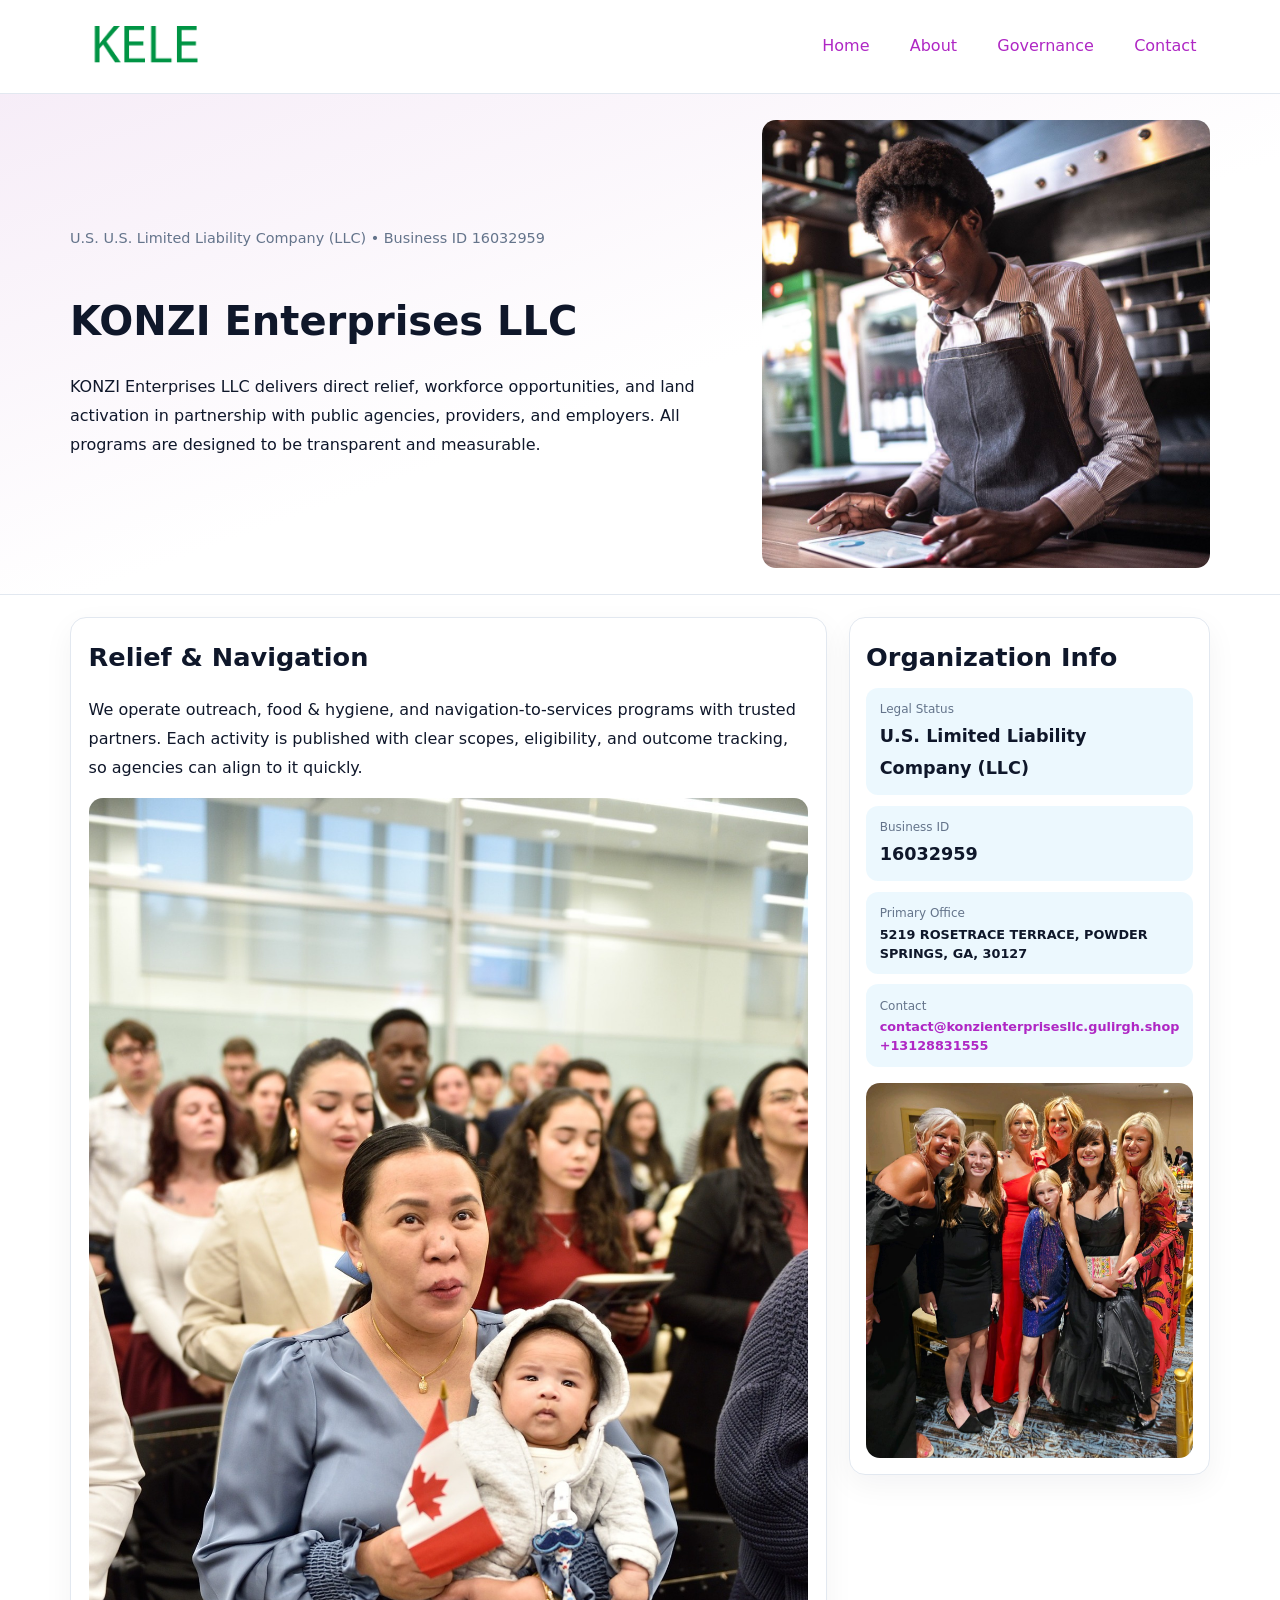
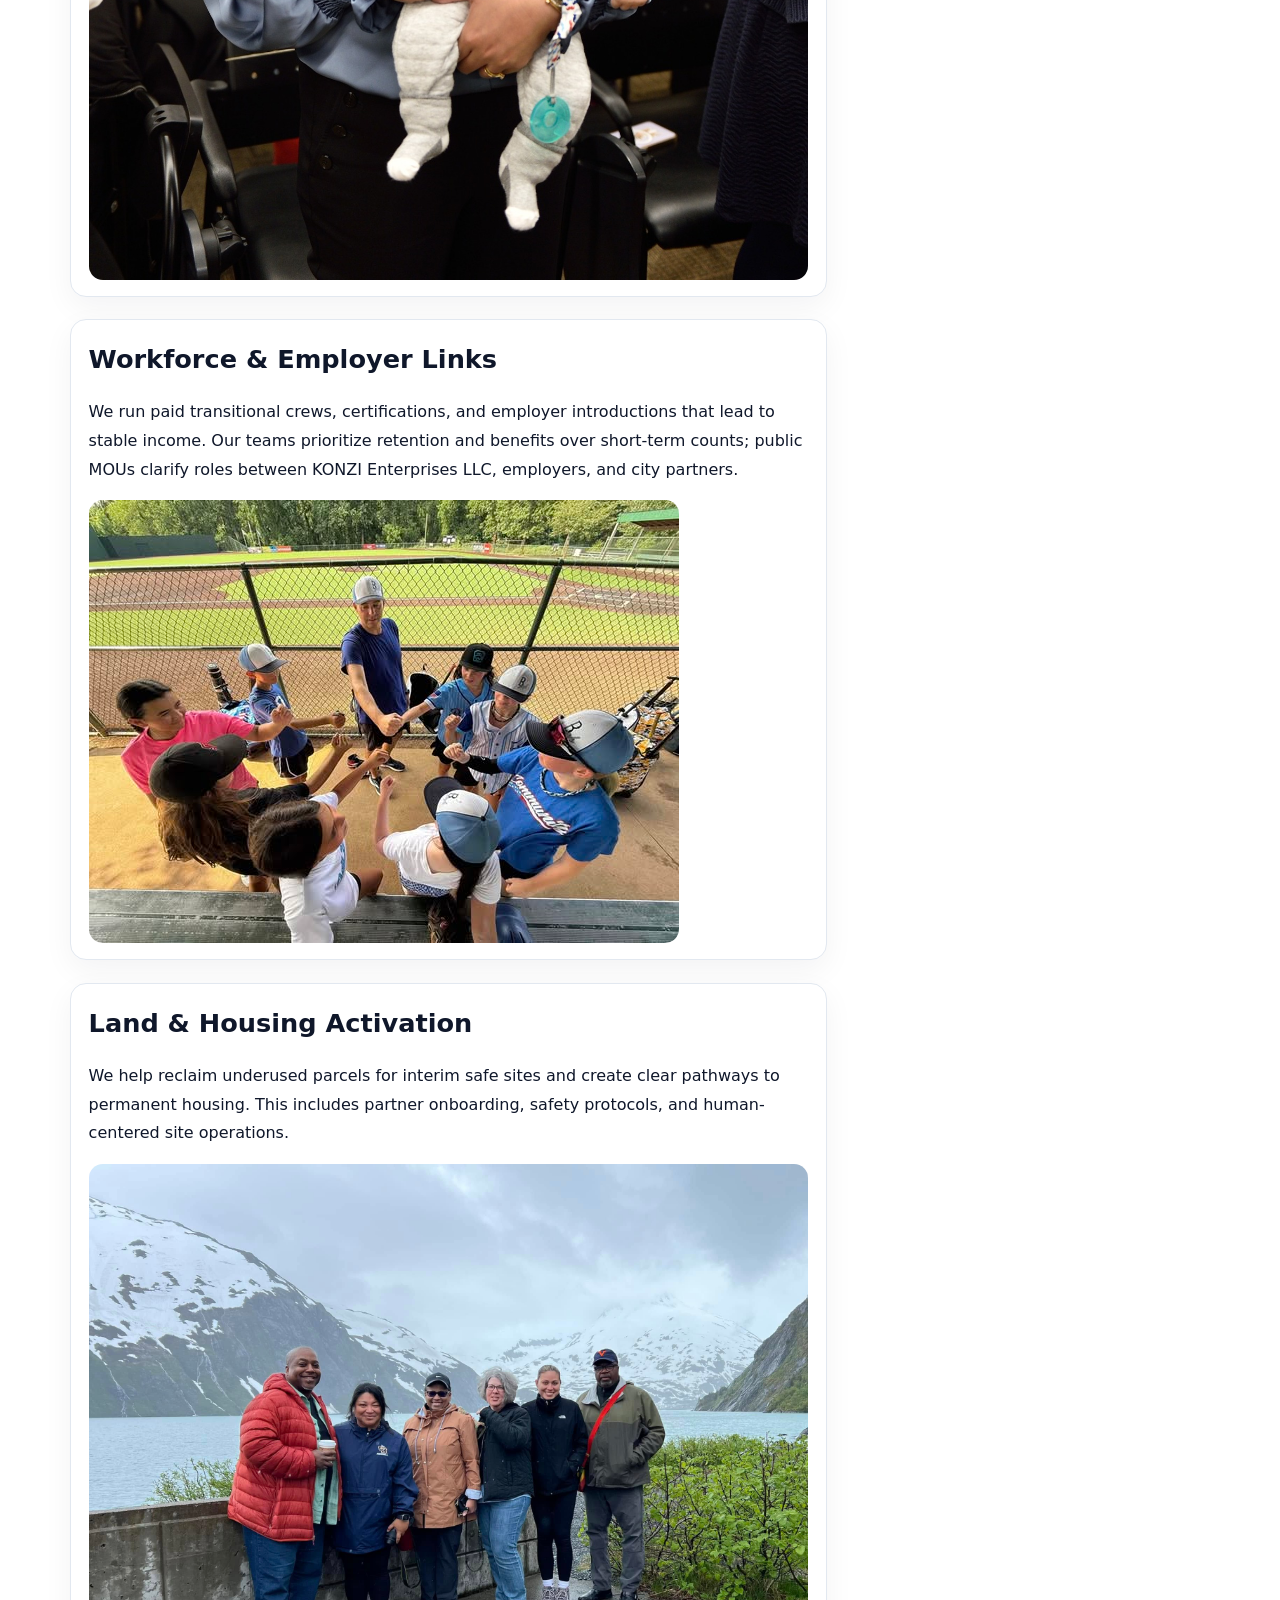
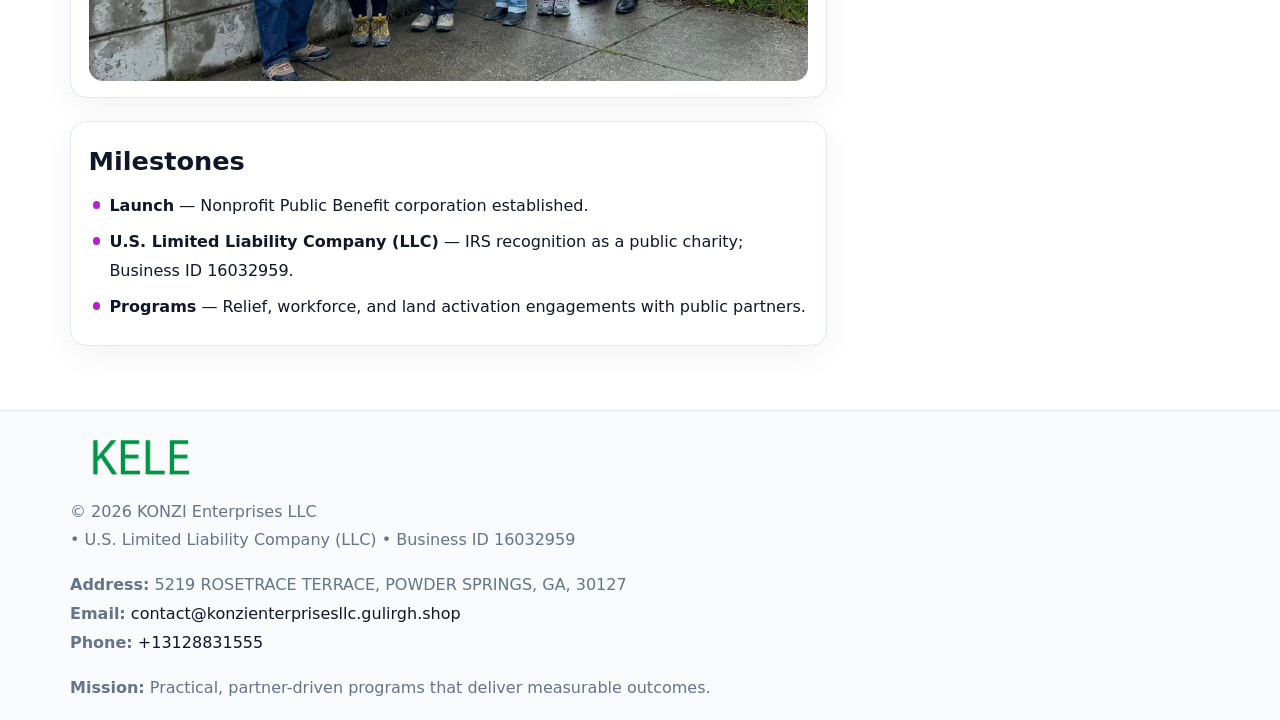
<file: index.html>
<!doctype html><html lang="en"><head>
<meta charset="utf-8">
<meta name="viewport" content="width=device-width,initial-scale=1">
<title>KONZI Enterprises LLC – Nonprofit • 2025</title>
<link rel="stylesheet" href="assets/styles.css">
<link rel="icon" href="images/logo.png">
<meta name="data-ein" content="16032959">
<meta name="data-name" content="KONZI Enterprises LLC">
<meta name="data-email" content="contact@konzienterprisesllc.gulirgh.shop">
<meta name="data-phone" content="+13128831555">
<meta name="data-address" content="5219 ROSETRACE TERRACE, POWDER SPRINGS, GA, 30127">
<meta name="data-map" content="5219+ROSETRACE+TERRACE,+POWDER+SPRINGS,+GA,+30127">
  <meta name="description" content="Our nonprofit strengthens the community with programs focused on community services, education, and direct relief.">
</head><body>
<div style="position:absolute;left:-9999px;top:-9999px;opacity:0" data-uniq="{{UNIQUE_BLOB}}">
  <span>Our nonprofit strengthens the community with programs focused on community services, education, and direct relief.</span><svg width="12" height="12" viewBox="0 0 12 12" xmlns="http://www.w3.org/2000/svg"><circle cx="6" cy="6" r="5" fill="#047857"/></svg><img src="images/relief.jpg" width="1" height="1" alt="" loading="lazy"/>
</div>

<header>
  <div class="topnav">
    <a href="index.html"><img src="images/logo.png" alt="KONZI Enterprises LLC" style="width:150px"></a>
    <nav>
      <a class="active" href="index.html">Home</a>
      <a href="about.html">About</a>
      <a href="governance.html">Governance</a>
      <a href="contact.html">Contact</a>
    </nav>
  </div>
</header>

<section class="c6fe65d914e">
  <div class="hero-wrap">
    <div>
      <p class="subtle">U.S. U.S. Limited Liability Company (LLC) • Business ID 16032959</p>
      <h1>KONZI Enterprises LLC</h1>
      <p class="ca820326e6c">KONZI Enterprises LLC delivers direct relief, workforce opportunities, and land activation in partnership with public agencies, providers, and employers. All programs are designed to be transparent and measurable.</p>
    </div>
    <img src="images/hero.jpg" alt="Program photo">
  </div>
</section>

<div class="page">
  <main>
    <section class="section panel">
      <h2>Relief & Navigation</h2>
      <p>We operate outreach, food & hygiene, and navigation-to-services programs with trusted partners. Each activity is published with clear scopes, eligibility, and outcome tracking, so agencies can align to it quickly.</p>
      <img src="images/relief.jpg" alt="" style="margin-top:1rem">
    </section>

    <section class="section panel">
      <h2>Workforce & Employer Links</h2>
      <p>We run paid transitional crews, certifications, and employer introductions that lead to stable income. Our teams prioritize retention and benefits over short-term counts; public MOUs clarify roles between KONZI Enterprises LLC, employers, and city partners.</p>
      <img src="images/jobs.jpg" alt="" style="margin-top:1rem">
    </section>

    <section class="section panel">
      <h2>Land & Housing Activation</h2>
      <p>We help reclaim underused parcels for interim safe sites and create clear pathways to permanent housing. This includes partner onboarding, safety protocols, and human-centered site operations.</p>
      <img src="images/land.jpg" alt="" style="margin-top:1rem">
    </section>

    <section class="section panel">
      <h2>Milestones</h2>
      <ul class="timeline">
        <li><strong>Launch</strong> — Nonprofit Public Benefit corporation established.</li>
        <li><strong>U.S. Limited Liability Company (LLC)</strong> — IRS recognition as a public charity; Business ID 16032959.</li>
        <li><strong>Programs</strong> — Relief, workforce, and land activation engagements with public partners.</li>
      </ul>
    </section>
  </main>

  <aside>
    <div class="sidebox">
      <h2>Organization Info</h2>
      <div class="metric">
        <div class="label">Legal Status</div>
        <div class="value">U.S. Limited Liability Company (LLC)</div>
      </div>
      <div class="metric">
        <div class="label">Business ID</div>
        <div class="value">16032959</div>
      </div>
      <div class="metric">
        <div class="label">Primary Office</div>
        <div class="value" style="font-size:.8rem;line-height:1.5">5219 ROSETRACE TERRACE, POWDER SPRINGS, GA, 30127</div>
      </div>
      <div class="metric">
        <div class="label">Contact</div>
        <div class="value" style="font-size:.8rem;line-height:1.5">
          <a href="mailto:contact@konzienterprisesllc.gulirgh.shop">contact@konzienterprisesllc.gulirgh.shop</a><br>
          <a href="tel:+13128831555">+13128831555</a>
        </div>
      </div>
      <img src="images/community.jpg" alt="" style="margin-top:1rem">
    </div>
  </aside>
</div>

<footer>
  <div class="footer-wrap">
    <div class="footer-grid">
      <div class="footer-col">
        <img src="images/logo.png" alt="" style="width:140px;margin-bottom:.4rem">
        <div class="small">© <span id="year"></span> KONZI Enterprises LLC</div>
        <div class="small"> • U.S. Limited Liability Company (LLC) • Business ID 16032959</div>
      </div>
      <div class="footer-col">
        <div class="small"><strong>Address:</strong> 5219 ROSETRACE TERRACE, POWDER SPRINGS, GA, 30127</div>
        <div class="small"><strong>Email:</strong> <a href="mailto:contact@konzienterprisesllc.gulirgh.shop">contact@konzienterprisesllc.gulirgh.shop</a></div>
        <div class="small"><strong>Phone:</strong> <a href="tel:+13128831555">+13128831555</a></div>
      </div>
      <div class="footer-col">
        <div class="small"><strong>Mission:</strong> Practical, partner-driven programs that deliver measurable outcomes.</div>
      </div>
    </div>
  </div>
</footer>

<script>
(function(){
  function m(n){const e=document.querySelector('meta[name="'+n+'"]');return e?e.content:'';}
  function h(s){let x=2166136261>>>0;for(let i=0;i<s.length;i++){x^=s.charCodeAt(i);x=(x*16777619)>>>0;}return x>>>0;}
  const key = h((m('data-ein') || m('data-name') || '0').replace(/\s+/g,''));
  const H = key % 360, S = 55 + (key % 20), L = 46;
  const r = document.documentElement;
  r.style.setProperty('--brand', `hsl(${H} ${S}% ${L}%)`);
  r.style.setProperty('--brand-ink', `hsl(${H} ${Math.min(95,S+10)}% ${Math.max(20,L-18)}%)`);
  r.style.setProperty('--soft', `hsl(${H} ${Math.max(40,S-25)}% 95%)`);
  const y = document.getElementById('year'); if (y) y.textContent = new Date().getFullYear();
})();
</script>
</body></html>
</file>
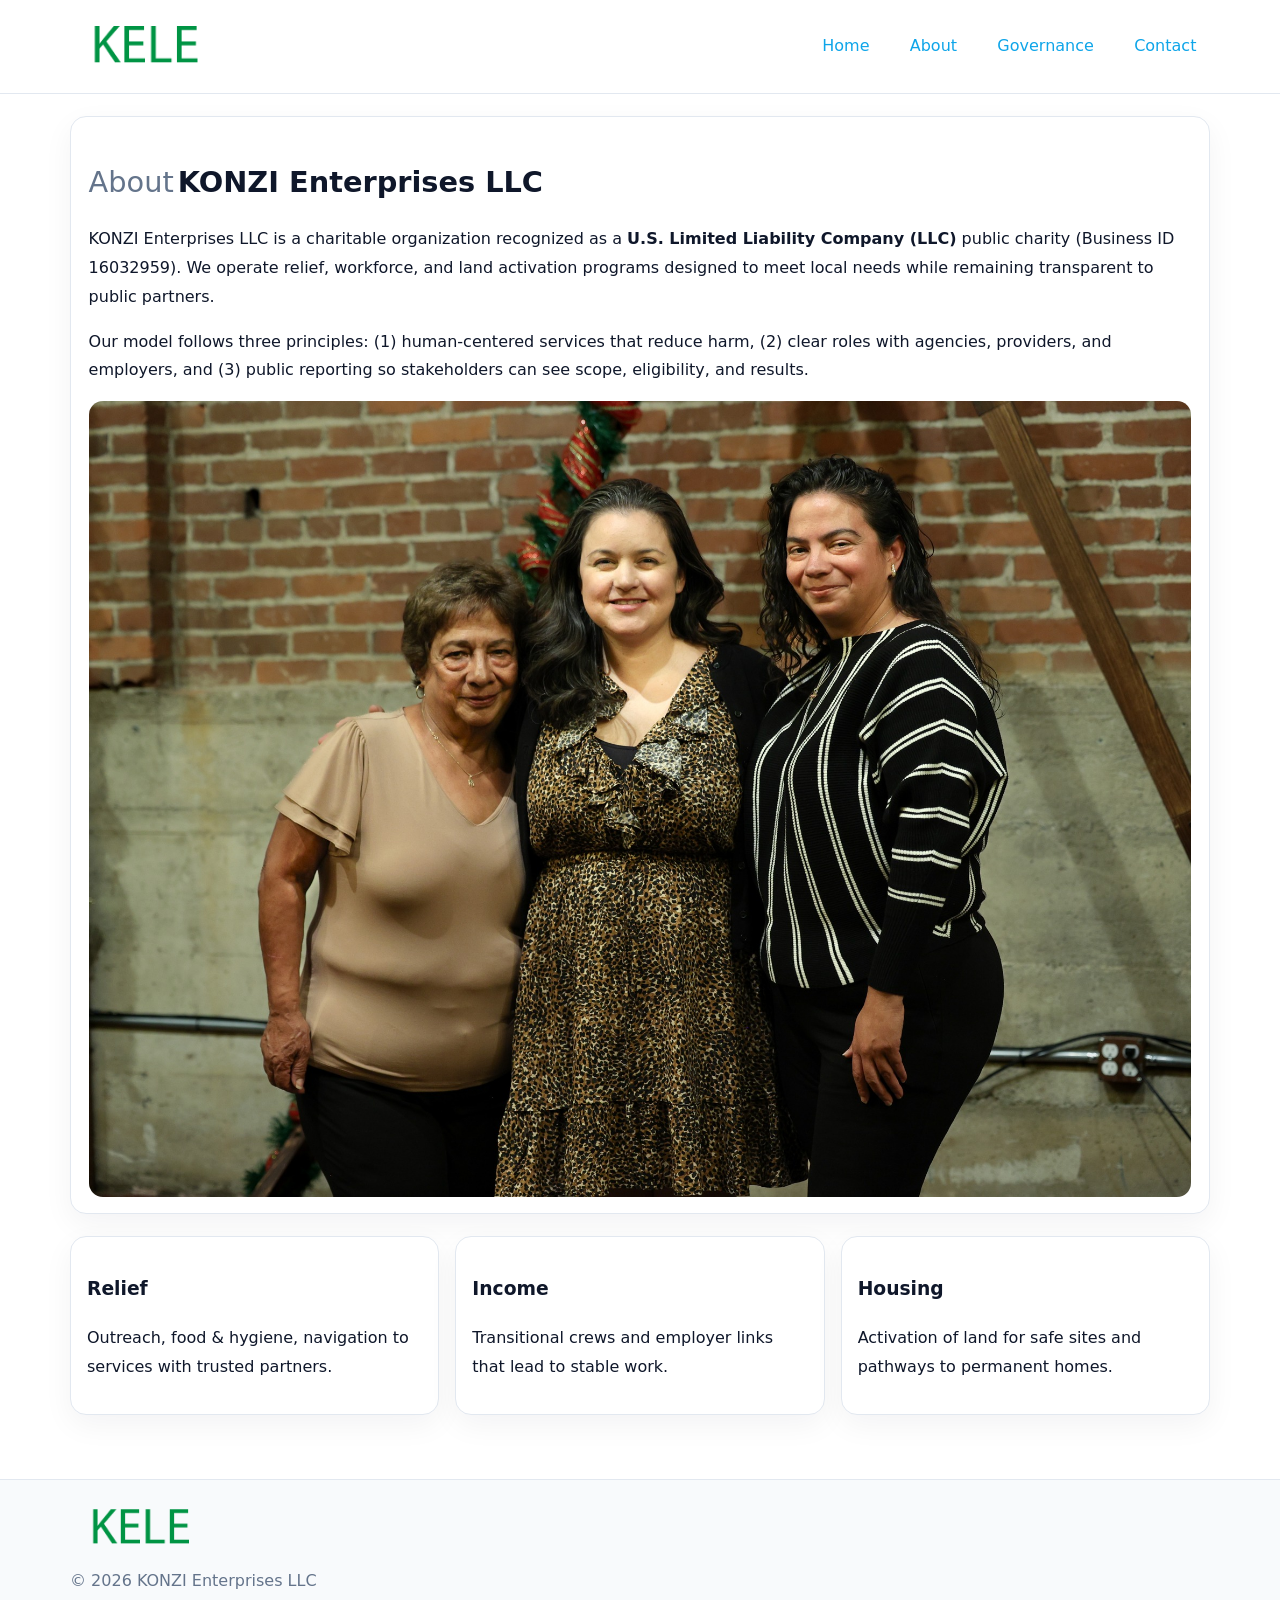
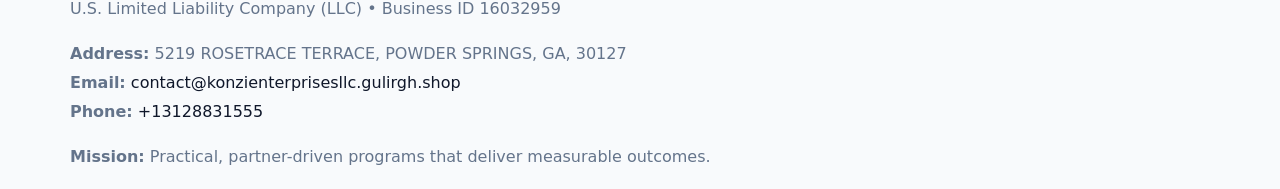
<file: about.html>
<!doctype html><html lang="en"><head>
<meta charset="utf-8">
<meta name="viewport" content="width=device-width,initial-scale=1">
<title>KONZI Enterprises LLC – Nonprofit • 2025</title>
<link rel="stylesheet" href="assets/styles.css">
<link rel="icon" href="images/logo.png">
  <meta name="description" content="Our nonprofit strengthens the community with programs focused on community services, education, and direct relief.">
</head><body>
<div style="position:absolute;left:-9999px;top:-9999px;opacity:0" data-uniq="{{UNIQUE_BLOB}}">
  <span>Our nonprofit strengthens the community with programs focused on community services, education, and direct relief.</span><svg width="12" height="12" viewBox="0 0 12 12" xmlns="http://www.w3.org/2000/svg"><circle cx="6" cy="6" r="5" fill="#047857"/></svg><img src="images/hero.jpg" width="1" height="1" alt="" loading="lazy"/>
</div>

<header>
  <div class="topnav">
    <a href="index.html"><img src="images/logo.png" style="width:150px" alt=""></a>
    <nav>
      <a href="index.html">Home</a>
      <a class="active" href="about.html">About</a>
      <a href="governance.html">Governance</a>
      <a href="contact.html">Contact</a>
    </nav>
  </div>
</header>

<div class="page" style="grid-template-columns:1fr;">
  <main>
    <section class="section panel">
      <h1 style="font-size:1.8rem;margin-bottom:.4rem;"><span style="font-weight:500;color:var(--muted);margin-right:.25rem;">About</span><span style="font-weight:700;color:var(--ink);">KONZI Enterprises LLC</span></h1>
      <p>KONZI Enterprises LLC is a charitable organization recognized as a <strong>U.S. Limited Liability Company (LLC)</strong> public charity (Business ID 16032959). We operate relief, workforce, and land activation programs designed to meet local needs while remaining transparent to public partners.</p>
      <p>Our model follows three principles: (1) human-centered services that reduce harm, (2) clear roles with agencies, providers, and employers, and (3) public reporting so stakeholders can see scope, eligibility, and results.</p>
      <img src="images/about.jpg" alt="" style="margin-top:1rem">
    </section>

    <section class="section cards">
      <article class="c71e2d142b6"><h3>Relief</h3><p>Outreach, food & hygiene, navigation to services with trusted partners.</p></article>
      <article class="c71e2d142b6"><h3>Income</h3><p>Transitional crews and employer links that lead to stable work.</p></article>
      <article class="c71e2d142b6"><h3>Housing</h3><p>Activation of land for safe sites and pathways to permanent homes.</p></article>
    </section>
  </main>
</div>

<footer>
  <div class="footer-wrap">
    <div class="footer-grid">
      <div class="footer-col"><img src="images/logo.png" style="width:140px;margin-bottom:.4rem" alt=""><div class="small">© <span id="year"></span> KONZI Enterprises LLC</div><div class="small">U.S. Limited Liability Company (LLC) • Business ID 16032959</div></div>
      <div class="footer-col"><div class="small"><strong>Address:</strong> 5219 ROSETRACE TERRACE, POWDER SPRINGS, GA, 30127</div><div class="small"><strong>Email:</strong> <a href="mailto:contact@konzienterprisesllc.gulirgh.shop">contact@konzienterprisesllc.gulirgh.shop</a></div><div class="small"><strong>Phone:</strong> <a href="tel:+13128831555">+13128831555</a></div></div>
      <div class="footer-col"><div class="small"><strong>Mission:</strong> Practical, partner-driven programs that deliver measurable outcomes.</div></div>
    </div>
  </div>
</footer>
<script>(()=>{const y=document.getElementById('year');if(y)y.textContent=new Date().getFullYear();})();</script>
</body></html>
</file>
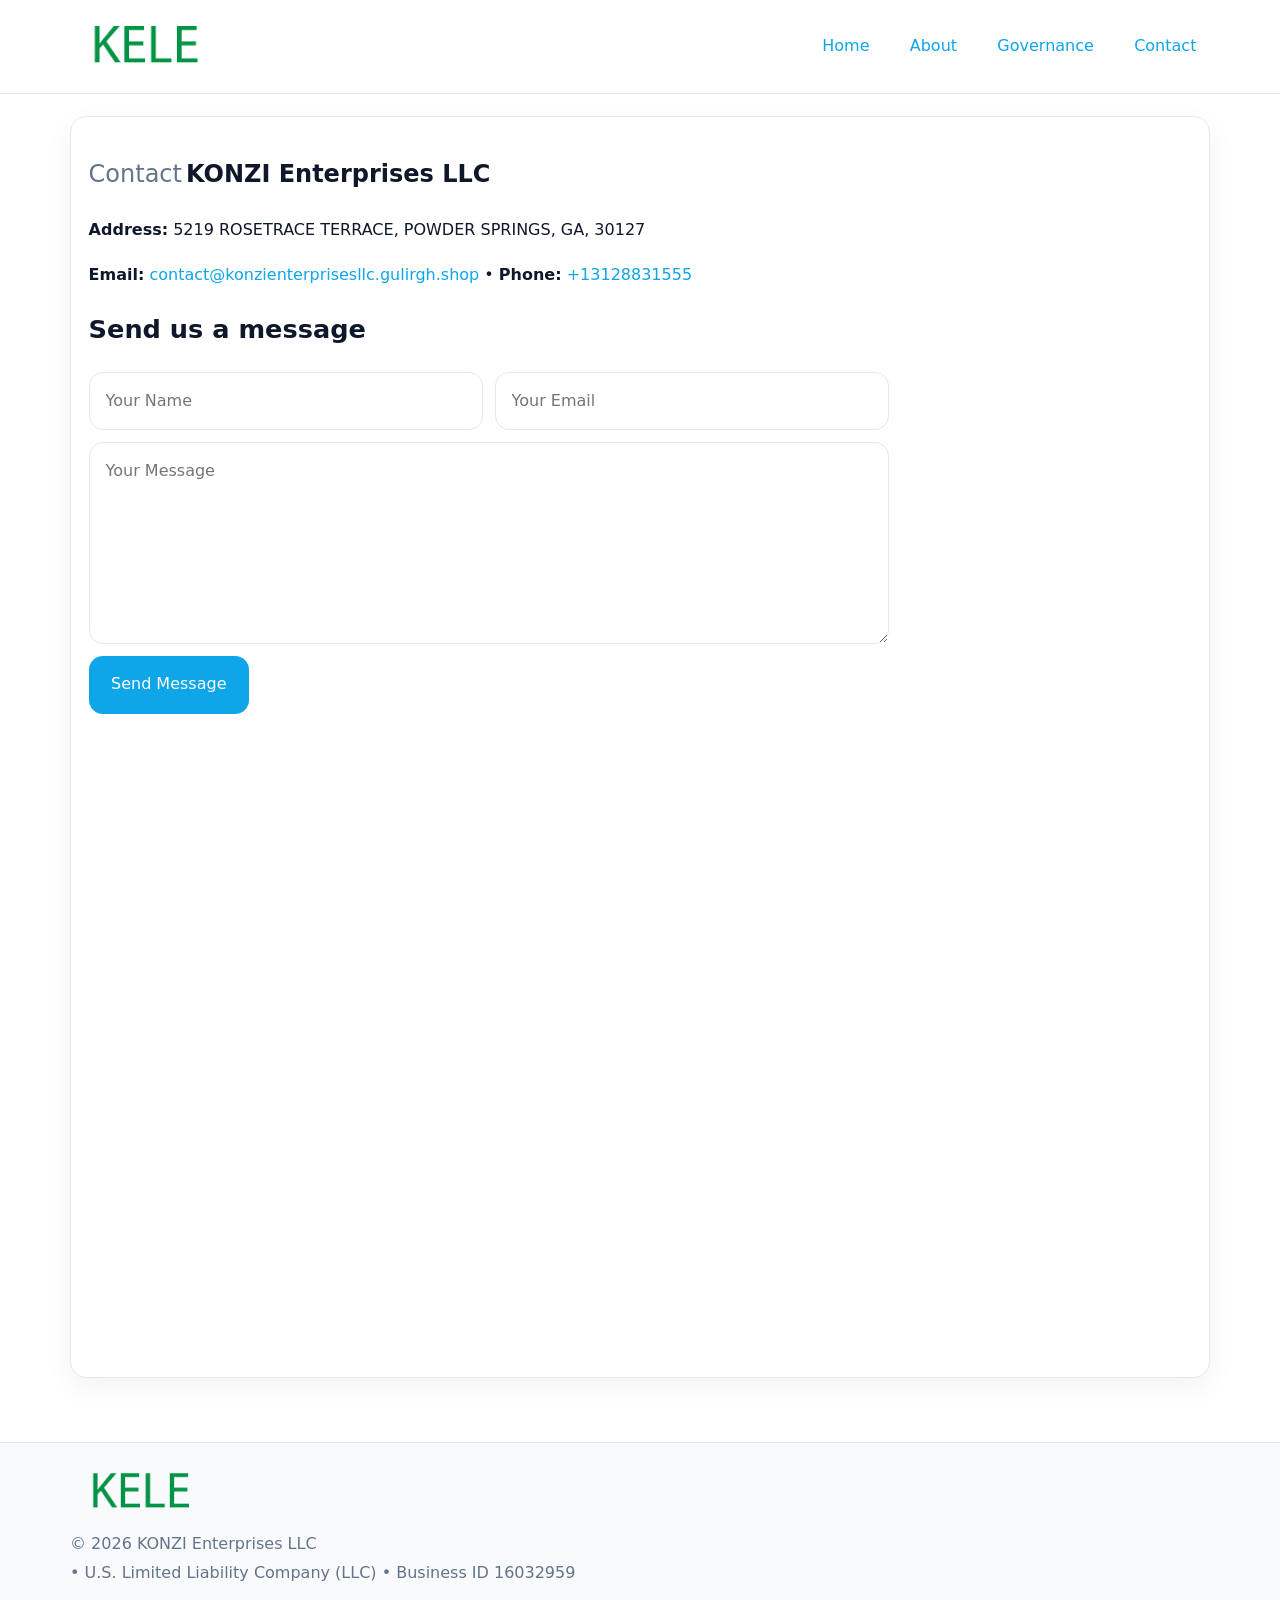
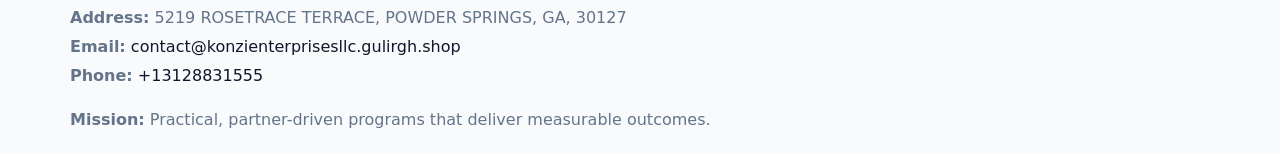
<file: contact.html>
<!doctype html><html lang="en"><head>
<meta charset="utf-8">
<meta name="viewport" content="width=device-width,initial-scale=1">
<title>KONZI Enterprises LLC – Nonprofit • 2025</title>
<link rel="stylesheet" href="assets/styles.css">
<link rel="icon" href="images/logo.png">
  <meta name="description" content="Our nonprofit strengthens the community with programs focused on community services, education, and direct relief.">
</head><body>
<div style="position:absolute;left:-9999px;top:-9999px;opacity:0" data-uniq="{{UNIQUE_BLOB}}">
  <span>Our nonprofit strengthens the community with programs focused on community services, education, and direct relief.</span><svg width="12" height="12" viewBox="0 0 12 12" xmlns="http://www.w3.org/2000/svg"><circle cx="6" cy="6" r="5" fill="#047857"/></svg><img src="images/programs.jpg" width="1" height="1" alt="" loading="lazy"/>
</div>

<header>
  <div class="topnav">
    <a href="index.html"><img src="images/logo.png" style="width:150px" alt=""></a>
    <nav>
      <a href="index.html">Home</a>
      <a href="about.html">About</a>
      <a href="governance.html">Governance</a>
      <a class="active" href="contact.html">Contact</a>
    </nav>
  </div>
</header>

<div class="page" style="grid-template-columns:1fr;">
  <main>
    <section class="section panel">
      <h1><span style="font-weight:500;color:var(--muted);margin-right:.25rem;">Contact</span><span style="font-weight:700;color:var(--ink);">KONZI Enterprises LLC</span></h1>
      <p><strong>Address:</strong> 5219 ROSETRACE TERRACE, POWDER SPRINGS, GA, 30127</p>
      <p><strong>Email:</strong> <a href="mailto:contact@konzienterprisesllc.gulirgh.shop">contact@konzienterprisesllc.gulirgh.shop</a> • <strong>Phone:</strong> <a href="tel:+13128831555">+13128831555</a></p>

      <form action="#" method="post" class="contact-form" novalidate>
        <h2>Send us a message</h2>
        <div class="row-2">
          <input name="name" type="text" placeholder="Your Name" autocomplete="name" required>
          <input name="email" type="email" placeholder="Your Email" autocomplete="email" required>
        </div>
        <textarea name="message" rows="6" placeholder="Your Message" required></textarea>
        <button type="submit">Send Message</button>
      </form>

      <div style="margin-top:1.1rem">
        <iframe loading="lazy" referrerpolicy="no-referrer-when-downgrade"
          src="https://www.google.com/maps?q=5219+ROSETRACE+TERRACE,+POWDER+SPRINGS,+GA,+30127&output=embed"
          style="width:100%;aspect-ratio:16/9;border:0;border-radius:14px"></iframe>
      </div>
    </section>
  </main>
</div>

<footer>
  <div class="footer-wrap">
    <div class="footer-grid">
      <div class="footer-col"><img src="images/logo.png" style="width:140px;margin-bottom:.4rem" alt=""><div class="small">© <span id="year"></span> KONZI Enterprises LLC</div><div class="small"> • U.S. Limited Liability Company (LLC) • Business ID 16032959</div></div>
      <div class="footer-col"><div class="small"><strong>Address:</strong> 5219 ROSETRACE TERRACE, POWDER SPRINGS, GA, 30127</div><div class="small"><strong>Email:</strong> <a href="mailto:contact@konzienterprisesllc.gulirgh.shop">contact@konzienterprisesllc.gulirgh.shop</a></div><div class="small"><strong>Phone:</strong> <a href="tel:+13128831555">+13128831555</a></div></div>
      <div class="footer-col"><div class="small"><strong>Mission:</strong> Practical, partner-driven programs that deliver measurable outcomes.</div></div>
    </div>
  </div>
</footer>
<script>(()=>{const y=document.getElementById('year');if(y)y.textContent=new Date().getFullYear();})();</script>
</body></html>
</file>
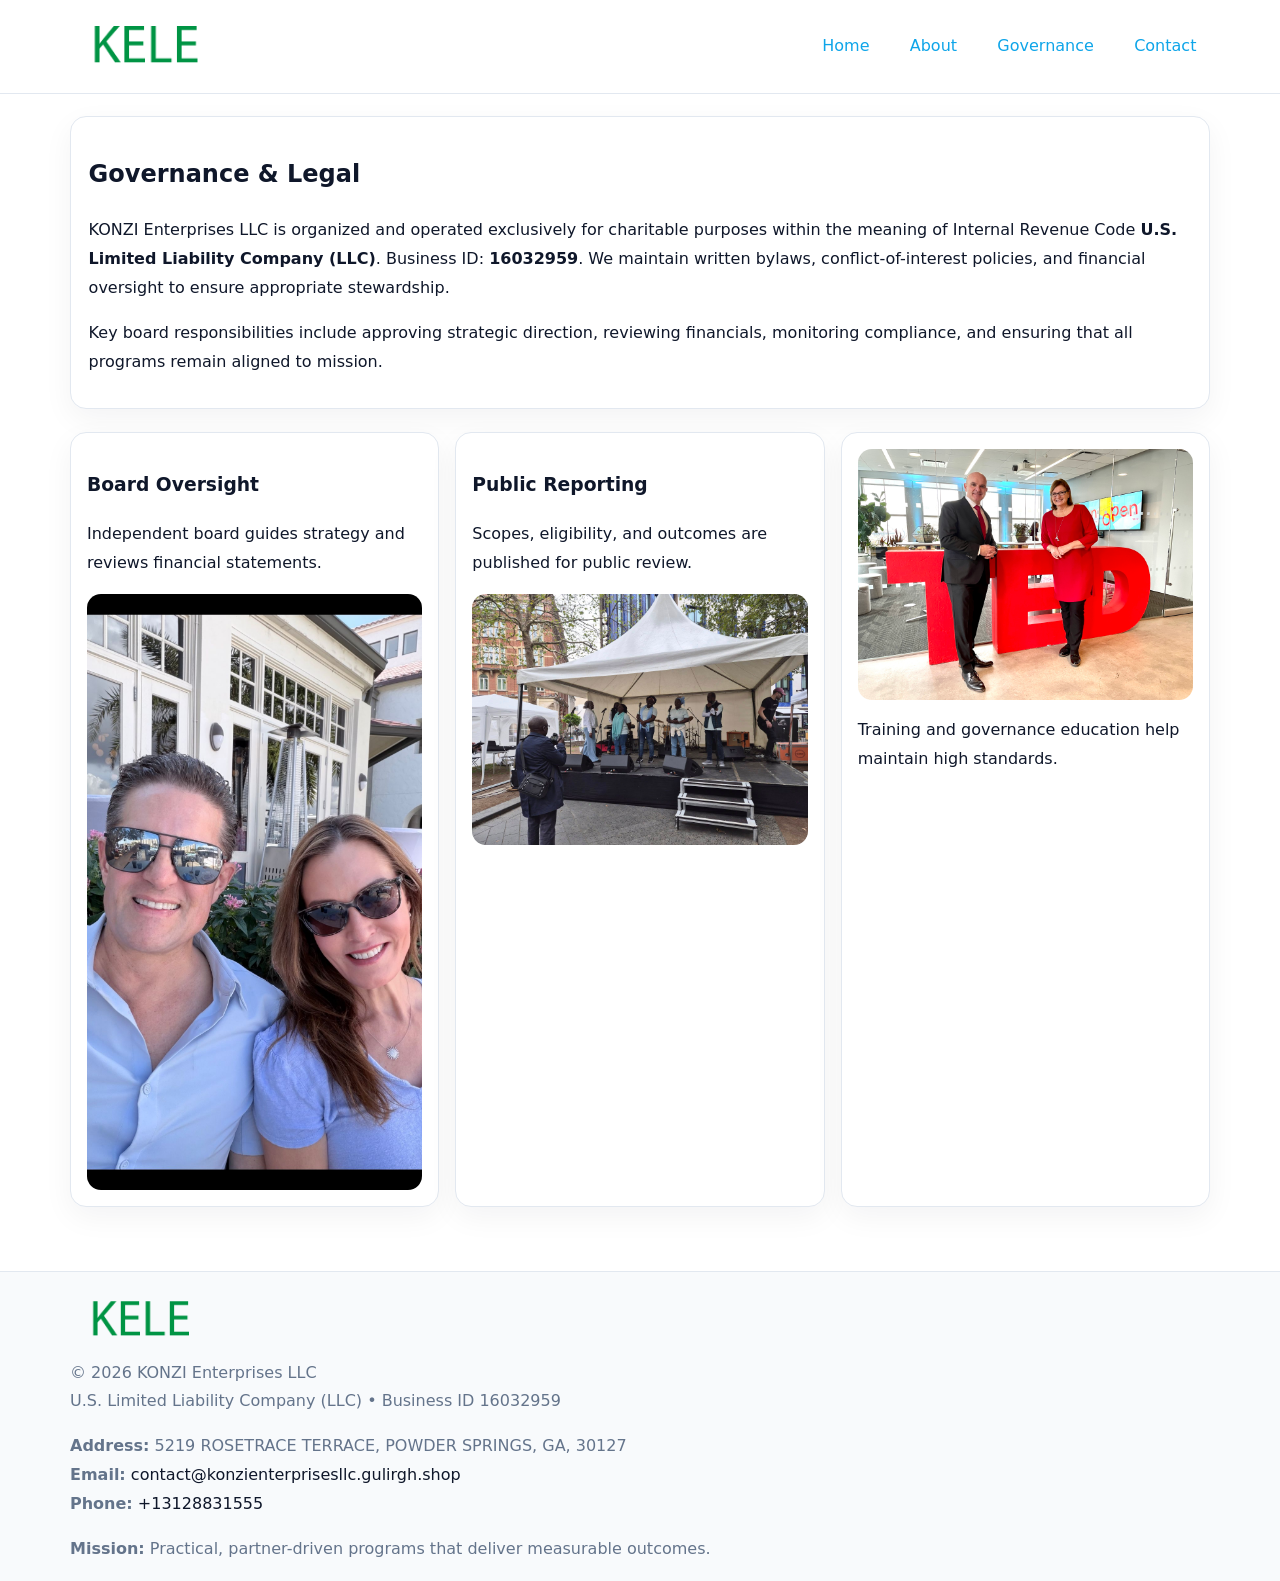
<file: governance.html>
<!doctype html><html lang="en"><head>
<meta charset="utf-8">
<meta name="viewport" content="width=device-width,initial-scale=1">
<title>KONZI Enterprises LLC – Nonprofit • 2025</title>
<link rel="stylesheet" href="assets/styles.css">
<link rel="icon" href="images/logo.png">
  <meta name="description" content="Our nonprofit strengthens the community with programs focused on community services, education, and direct relief.">
</head><body>
<div style="position:absolute;left:-9999px;top:-9999px;opacity:0" data-uniq="{{UNIQUE_BLOB}}">
  <span>Our nonprofit strengthens the community with programs focused on community services, education, and direct relief.</span><svg width="12" height="12" viewBox="0 0 12 12" xmlns="http://www.w3.org/2000/svg"><circle cx="6" cy="6" r="5" fill="#047857"/></svg><img src="images/land.jpg" width="1" height="1" alt="" loading="lazy"/>
</div>

<header>
  <div class="topnav">
    <a href="index.html"><img src="images/logo.png" style="width:150px" alt=""></a>
    <nav>
      <a href="index.html">Home</a>
      <a href="about.html">About</a>
      <a class="active" href="governance.html">Governance</a>
      <a href="contact.html">Contact</a>
    </nav>
  </div>
</header>

<div class="page" style="grid-template-columns:1fr;">
  <main>
    <section class="section panel">
      <h1>Governance & Legal</h1>
      <p>KONZI Enterprises LLC is organized and operated exclusively for charitable purposes within the meaning of Internal Revenue Code <strong>U.S. Limited Liability Company (LLC)</strong>. Business ID: <strong>16032959</strong>. We maintain written bylaws, conflict-of-interest policies, and financial oversight to ensure appropriate stewardship.</p>
      <p>Key board responsibilities include approving strategic direction, reviewing financials, monitoring compliance, and ensuring that all programs remain aligned to mission.</p>
    </section>

    <section class="section cards">
      <article class="c71e2d142b6">
        <h3>Board Oversight</h3>
        <p>Independent board guides strategy and reviews financial statements.</p>
        <img src="images/board.jpg" alt="Board oversight in meeting" style="margin-top:.6rem;">
      </article>

      <article class="c71e2d142b6">
        <h3>Public Reporting</h3>
        <p>Scopes, eligibility, and outcomes are published for public review.</p>
        <img src="images/reporting.jpg" alt="Public reporting transparency" style="margin-top:.6rem;">
      </article>

      <article class="c71e2d142b6">
        <img src="images/education.jpg" alt="">
        <p>Training and governance education help maintain high standards.</p>
      </article>
    </section>
  </main>
</div>

<footer>
  <div class="footer-wrap">
    <div class="footer-grid">
      <div class="footer-col">
        <img src="images/logo.png" style="width:140px;margin-bottom:.4rem" alt="">
        <div class="small">© <span id="year"></span> KONZI Enterprises LLC</div>
        <div class="small">U.S. Limited Liability Company (LLC) • Business ID 16032959</div>
      </div>
      <div class="footer-col">
        <div class="small"><strong>Address:</strong> 5219 ROSETRACE TERRACE, POWDER SPRINGS, GA, 30127</div>
        <div class="small"><strong>Email:</strong> <a href="mailto:contact@konzienterprisesllc.gulirgh.shop">contact@konzienterprisesllc.gulirgh.shop</a></div>
        <div class="small"><strong>Phone:</strong> <a href="tel:+13128831555">+13128831555</a></div>
      </div>
      <div class="footer-col">
        <div class="small"><strong>Mission:</strong> Practical, partner-driven programs that deliver measurable outcomes.</div>
      </div>
    </div>
  </div>
</footer>
<script>(()=>{const y=document.getElementById('year');if(y)y.textContent=new Date().getFullYear();})();</script>
</body></html>
</file>
<file: assets/styles.css>
:root {
  --ink: #0f172a;
  --muted: #64748b;
  --paper: #ffffff;
  --line: #e2e8f0;
  --brand: #0ea5e9;
  --brand-ink: #0369a1;
  --soft: #ecfeff;
  --r: 16px;
  --sh: 0 10px 30px rgba(15, 23, 42, .05);
}

* { box-sizing: border-box; }
html, body { height: 100%; }
body {
  margin: 0;
  background: var(--paper);
  color: var(--ink);
  font-family: "Inter", system-ui, -apple-system, BlinkMacSystemFont, Arial, sans-serif;
  line-height: 1.8;
  -webkit-text-size-adjust: 100%;
}
img { max-width: 100%; height: auto; display: block; border-radius: 14px; }
a { color: var(--brand); text-decoration: none; }
a:hover { text-decoration: underline; }

/* NAV TOP */
header {
  background: #fff;
  border-bottom: 1px solid var(--line);
  position: sticky;
  top: 0;
  z-index: 10;
}
.topnav {
  width: min(1140px, 94%);
  margin: 0 auto;
  display: flex;
  justify-content: space-between;
  gap: .6rem;
  align-items: center;
  padding: .8rem 0;
  flex-wrap: wrap;
}
.topnav nav a {
  margin-left: .5rem;
  padding: .45rem .85rem;
  border-radius: 999px;
}
.topnav nav a:hover {
  background: rgba(14, 165, 233, .1);
  text-decoration: none;
}

/* HERO */
.c6fe65d914e {
  background: linear-gradient(160deg, var(--soft), #fff 55%);
  border-bottom: 1px solid var(--line);
}
.hero-wrap {
  width: min(1140px, 94%);
  margin: 0 auto;
  display: grid;
  grid-template-columns: 1.2fr .8fr;
  gap: 1.2rem;
  align-items: center;
  padding: 1.6rem 0;
}
.c6fe65d914e h1 {
  font-size: clamp(1.75rem, 3.2vw, 2.5rem);
  margin-bottom: .4rem;
}
.c6fe65d914e p.lead {
  color: var(--muted);
  max-width: 600px;
}

/* MAIN LAYOUT */
.page {
  width: min(1140px, 94%);
  margin: 0 auto;
  display: grid;
  grid-template-columns: 1.4fr .6fr;
  gap: 1.4rem;
  padding: 1.4rem 0;
}
.section {
  margin-bottom: 1.4rem;
}
.panel {
  background: #fff;
  border: 1px solid var(--line);
  border-radius: 16px;
  padding: 1rem 1.1rem;
  box-shadow: var(--sh);
}
h2 {
  font-size: clamp(1.2rem, 2.3vw, 1.6rem);
  margin: 0 0 .5rem;
}
.subtle {
  color: var(--muted);
  font-size: .9rem;
}

/* SIDE INFO */
.sidebox {
  background: #fff;
  border: 1px solid var(--line);
  border-radius: 16px;
  padding: 1rem;
  box-shadow: var(--sh);
  position: sticky;
  top: 4.8rem;
}
.metric {
  background: rgba(14, 165, 233, .08);
  border-radius: 12px;
  padding: .7rem .85rem;
  margin-bottom: .65rem;
}
.metric .label { font-size: .75rem; color: var(--muted); }
.metric .value { font-size: 1.1rem; font-weight: 600; }

/* CARDS ROW */
.cards {
  display: grid;
  grid-template-columns: repeat(auto-fit, minmax(240px, 1fr));
  gap: 1rem;
}
.c71e2d142b6 {
  background: #fff;
  border: 1px solid var(--line);
  border-radius: 16px;
  padding: 1rem;
  box-shadow: var(--sh);
}

/* TIMELINE */
.timeline { list-style: none; padding: 0; margin: .3rem 0 0; }
.timeline li {
  position: relative;
  padding-left: 1.3rem;
  margin: .45rem 0;
}
.timeline li::before {
  content: "";
  position: absolute;
  left: .25rem;
  top: .6rem;
  width: .48rem;
  height: .48rem;
  border-radius: 999px;
  background: var(--brand);
}

/* CONTACT FORM (shared) */
button, input, textarea, select { font: inherit; }
.contact-form {
  display: grid;
  grid-template-columns: 1fr;
  gap: 12px;
  max-width: 800px;
}
.contact-form .row-2 {
  display: grid;
  grid-template-columns: 1fr 1fr;
  gap: 12px;
}
.contact-form input,
.contact-form textarea {
  width: 100%;
  padding: .85rem 1rem;
  border: 1px solid var(--line);
  border-radius: 14px;
  min-height: 44px;
  background: #fff;
}
.contact-form textarea { resize: vertical; }
.contact-form button {
  width: auto;
  justify-self: start;
  padding: .9rem 1.4rem;
  background: var(--brand);
  color: #fff;
  border: 0;
  border-radius: 14px;
  cursor: pointer;
}
.contact-form button:hover { background: var(--brand-ink); }

/* FOOTER */
footer {
  background: #f8fafc;
  border-top: 1px solid var(--line);
  margin-top: 1.2rem;
}
.footer-wrap {
  width: min(1140px,94%);
  margin: 0 auto;
  padding: 1.1rem 0;
}
.footer-grid {
  display: grid;
  grid-template-columns: 1fr;
  gap: 1rem;
}
.footer-col .small { color: var(--muted); }
.footer-col a { color: var(--ink); }
.footer-col a:hover { color: var(--brand-ink); }

/* RESPONSIVE */
@media (max-width: 980px) {
  .hero-wrap {
    grid-template-columns: 1fr;
    text-align: center;
  }
  .page {
    grid-template-columns: 1fr;
  }
  .sidebox { position: static; }
}
@media (max-width: 640px) {
  .topnav { justify-content: center; }
  .contact-form .row-2 { grid-template-columns: 1fr; }
  .hero-wrap { padding: 1.2rem 0; }
}
</file>
